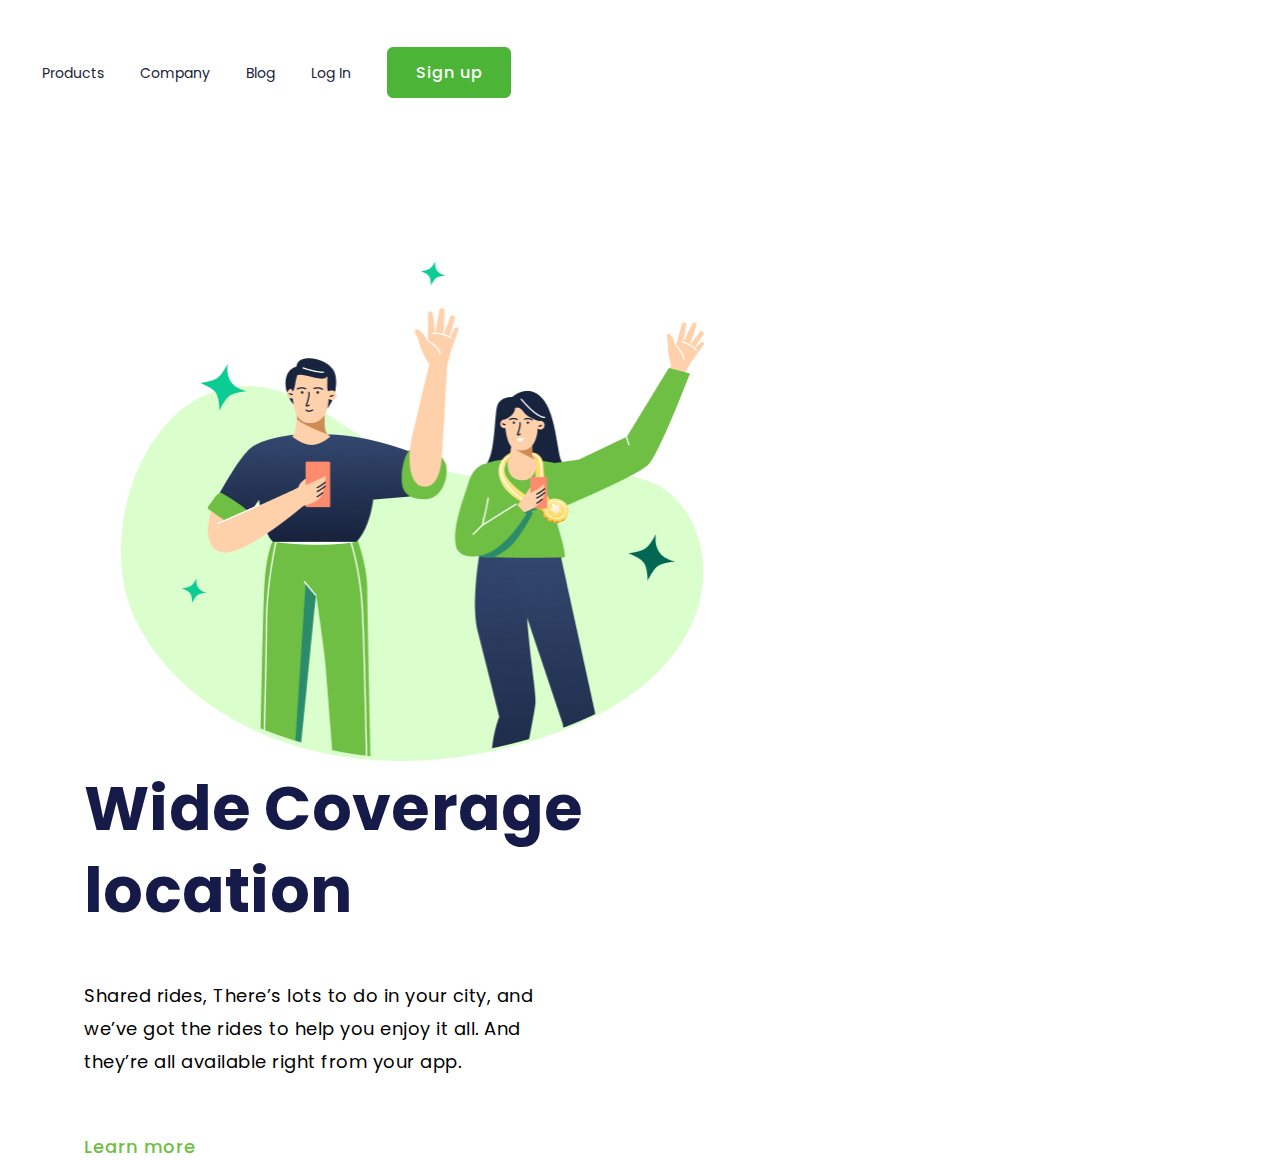
<file: dc-exercicio-01/index.html>
<!DOCTYPE html>
<html lang="pt-BR">
<head>
    <meta charset="UTF-8">
    <meta name="viewport" content="width=device-width, initial-scale=1.0">
    <link rel="stylesheet" href="style.css">
    <link rel="preconnect" href="https://fonts.googleapis.com">
    <link rel="preconnect" href="https://fonts.googleapis.com">
    <link rel="preconnect" href="https://fonts.gstatic.com" crossorigin>
    <link href="https://fonts.googleapis.com/css2?family=Poppins:wght@400;500;700&display=swap" rel="stylesheet">
    <title>Copy - site Figma [CSS]</title>
</head>
<body>
    <nav>
        <a class="a-nav" href="">Products</a>
        <a class="a-nav" href="">Company</a>
        <a class="a-nav" href="">Blog</a>
        <a class="a-nav" href="">Log In</a>
        <button class="nav-btn">Sign up</button>
    </nav>
    <main>
        <img src="./assets/positive.png" alt="people-positive" class="positive-logo">
        <section>
            <h1>Wide Coverage location</h1>
            <p>Shared rides, There’s lots to do in your city, and we’ve got the rides to help you enjoy it all. And they’re all available right from your app.</p>
            <a class="a-section" href="">Learn more</a>
        </section>
    </main>
</body>
</html>
</file>
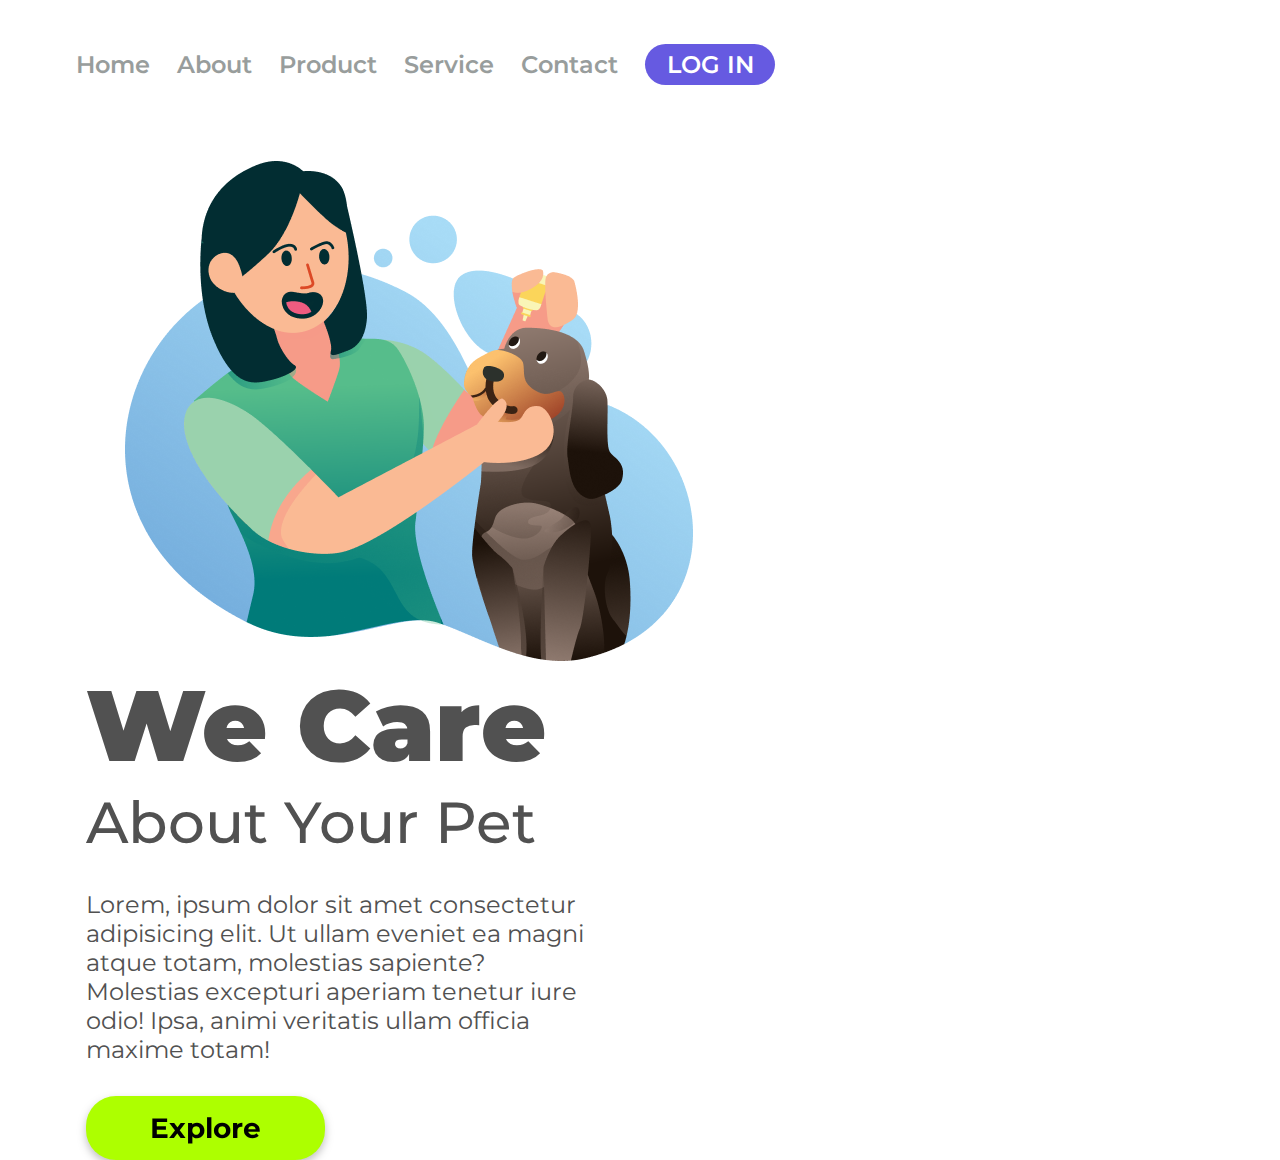
<file: dc-proj-01/index.html>
<!DOCTYPE html>
<html lang="pt-BR">
<head>
    <meta charset="UTF-8">
    <meta name="viewport" content="width=device-width, initial-scale=1.0">
    <link rel="stylesheet" href="./style.css">
    <link rel="preconnect" href="https://fonts.googleapis.com">
    <link rel="preconnect" href="https://fonts.gstatic.com" crossorigin>
    <link href="https://fonts.googleapis.com/css2?family=Montserrat:wght@400;500;600;700;900&display=swap" rel="stylesheet">
    <title>We Care - Petshop</title>
</head>
<body>
    <header>
        <a class="link-header" href="">Home</a>
        <a class="link-header" href="">About</a>
        <a class="link-header" href="">Product</a>
        <a class="link-header" href="">Service</a>
        <a class="link-header" href="">Contact</a>
        <button class="button-header">LOG IN</button>
    </header>
    <main>
        <img src="./assets/wecare.png" alt="we-care-logo" class="logo-image">
        <section>
            <h1>We Care</h1>
            <h2>About Your Pet</h2>
            <p>Lorem, ipsum dolor sit amet consectetur adipisicing elit. Ut ullam eveniet ea magni atque totam, molestias sapiente? Molestias excepturi aperiam tenetur iure odio! Ipsa, animi veritatis ullam officia maxime totam!</p>
            <button class="button-main"> Explore</button>
        </section>
    </main>
</body>
</html>
</file>
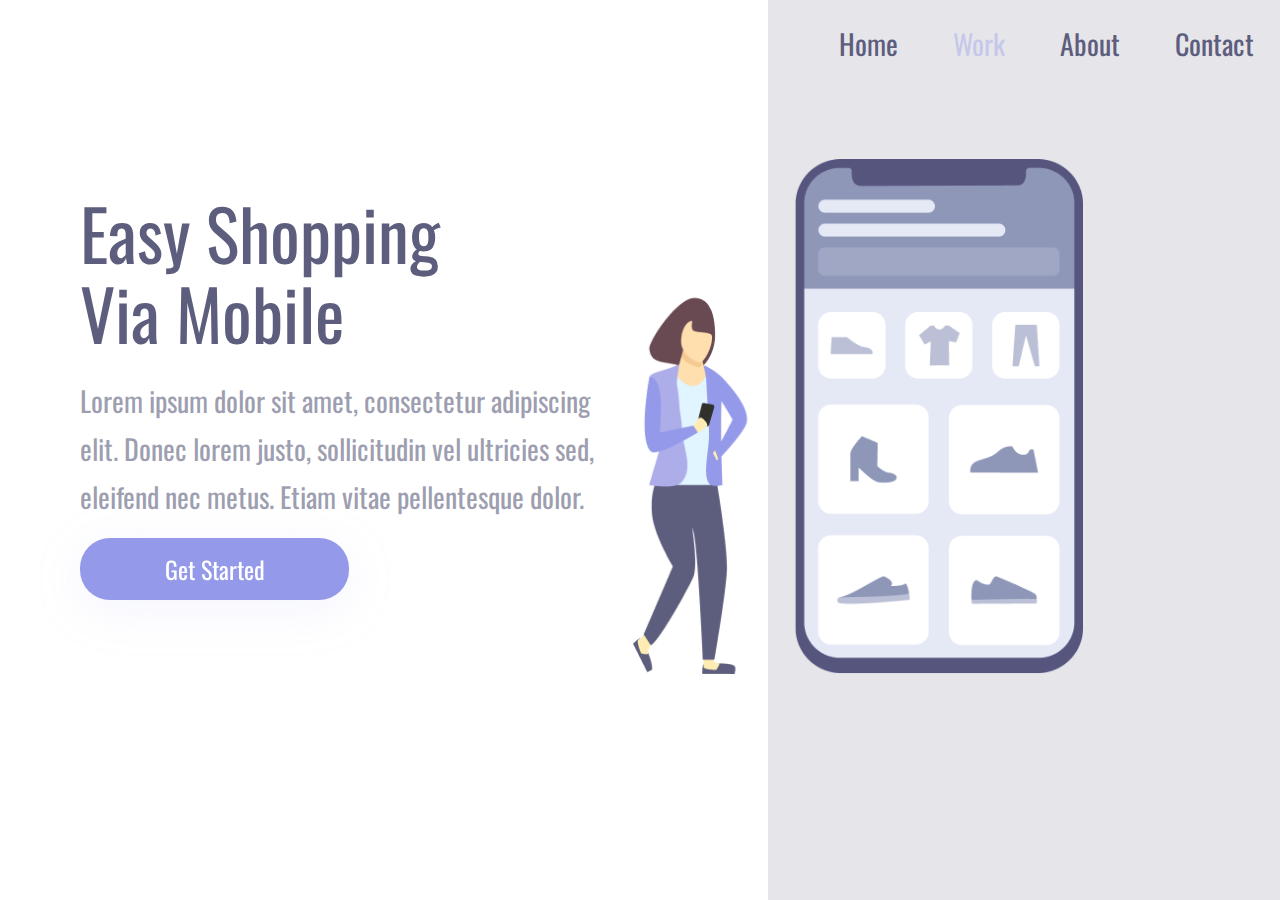
<file: dc-proj-02/index.html>
<!DOCTYPE html>
<html lang="en">
<head>
    <meta charset="UTF-8">
    <meta name="viewport" content="width=device-width, initial-scale=1.0">
    <link rel="preconnect" href="https://fonts.googleapis.com">
    <link rel="preconnect" href="https://fonts.gstatic.com" crossorigin>
    <link href="https://fonts.googleapis.com/css2?family=Oswald&display=swap" rel="stylesheet">
    <link rel="stylesheet" href="style.css">
    <title>Projeto 2 - Easy Shop via Mobile</title>
</head>
<body>
    <main class="container">
        <section class="container-left">
            <h1>Easy Shopping Via Mobile</h1>
            <p>Lorem ipsum dolor sit amet, consectetur  adipiscing 
                elit. Donec lorem justo, sollicitudin vel ultricies sed, 
                eleifend nec metus. Etiam vitae pellentesque dolor. </p>
            <button>Get Started</button>
        </section>
        <section class="container-right">
            <header>
                <a href="#">Home</a>
                <a href="#">Work</a>
                <a href="#">About</a>
                <a href="#">Contact</a>
            </header>
            <img src="./assets/gril-cellphone.png" alt="girl-with-cellphone">
        </section>
    </main>
</body>
</html>
</file>
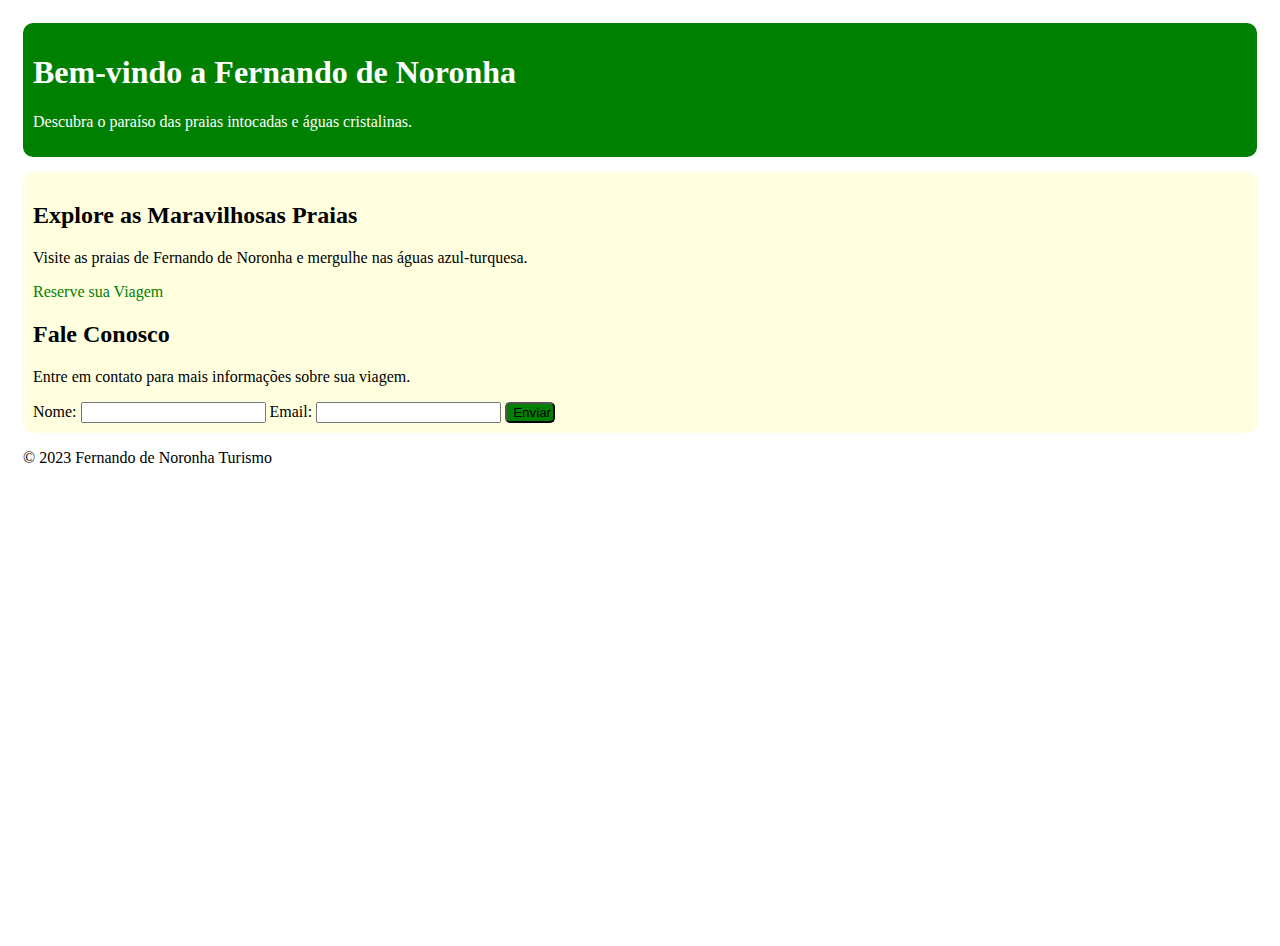
<file: exercicio-01/index.html>
<!DOCTYPE html>
<html lang="pt-br">

<head>
    <meta charset="UTF-8">
    <meta name="viewport" content="width=device-width, initial-scale=1.0">
    <title>Exercício 1</title>
    <link rel="stylesheet" href="style.css">
</head>
<body>
    <header>
        <h1>Bem-vindo a Fernando de Noronha</h1>
        <p>Descubra o paraíso das praias intocadas e águas cristalinas.</p>
    </header>

    <main>
        <section>
            <h2>Explore as Maravilhosas Praias</h2>
            <p>Visite as praias de Fernando de Noronha e mergulhe nas águas azul-turquesa.</p>
            <a href="#contact">Reserve sua Viagem</a>
        </section>

        <section id="contact">
            <h2>Fale Conosco</h2>
            <p>Entre em contato para mais informações sobre sua viagem.</p>
            <form>
                <label for="name">Nome:</label>
                <input type="text" id="name" name="name" required>
                <label for="email">Email:</label>
                <input type="email" id="email" name="email" required>
                <button type="submit">Enviar</button>
            </form>
        </section>
    </main>

    <footer>
        <p>© 2023 Fernando de Noronha Turismo</p>
    </footer>
</body>

</html>
</file>
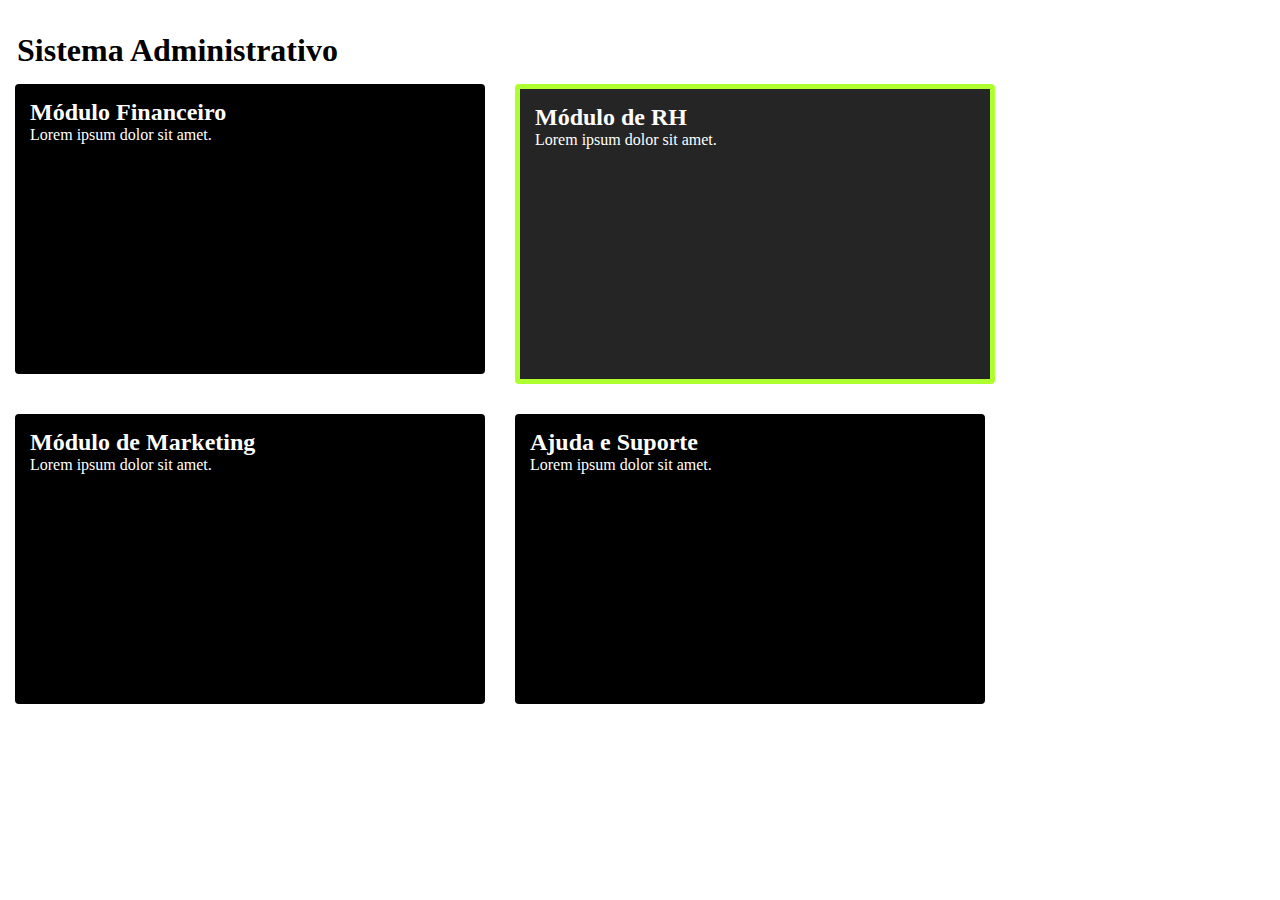
<file: exercicio-02/index.html>
<!DOCTYPE html>
<html lang="pt-BR">
<head>
    <meta charset="UTF-8">
    <meta name="viewport" content="width=device-width, initial-scale=1.0">
    <link rel="stylesheet" href="style.css">
    <title>Exercício 02 - Display + Ocultando template</title>
</head>
<body>
    <div class="container">
        <h1>Sistema Administrativo</h1>
        <ul>
            <li>
                <h2>Módulo Financeiro</h2>
                <p>Lorem ipsum dolor sit amet.</p>
            </li>
            <li class="selected">
                <h2>Módulo de RH</h2>
                <p>Lorem ipsum dolor sit amet.</p>
            </li>
            <li class="hidden">
                <h2>Módulo de Gestão</h2>
                <p>Lorem ipsum dolor sit amet.</p>
            </li>
            <li>
                <h2>Módulo de Marketing</h2>
                <p>Lorem ipsum dolor sit amet.</p>
            </li>
            <li class="hidden">
                <h2>Módulo de Patrimônio</h2>
                <p>Lorem ipsum dolor sit amet.</p>
            </li>
            <li>
                <h2>Ajuda e Suporte</h2>
                <p>Lorem ipsum dolor sit amet.</p>
            </li>
        </ul>
    </div>
</body>
</html>
</file>
<file: dc-exercicio-01/style.css>
* {
    padding: 0;
    margin: 0;
    box-sizing: border-box;
    font-family: 'Poppins', sans-serif;
}

nav {
    margin-top: 47px;
    margin-left: 42px
}

.a-nav {
    font-weight: 400;
    font-size: 14px;
    line-height: 21px;
    color: rgba(23, 35, 61, 1);
    text-decoration: none;
    margin-right: 32px;
    cursor: pointer;
}

.nav-btn {
    background-color: rgba(76, 181, 56, 1);
    width: 124px;
    height: 51px;
    border: 1px solid rgba(76, 181, 56, 1);
    border-radius: 6px;
    color: white;
    font-size: 16px;
    font-weight: 500;
    line-height: 24px;
    letter-spacing: 1px;
    cursor: pointer;
}

.positive-logo {
    width: 595.18px;
    height: 500px;
    margin-top: 163px;
    margin-left: 121px;
    display: inline-block;
}

section {
    display: inline-block;
    margin-left: 84px;
}


h1 {
    font-size: 62px;
    font-weight: 700;
    line-height: 82px;
    letter-spacing: .29px;
    width: 530px;
    color: rgba(22, 26, 73, 1);
}

p {
    font-size: 18px;
    font-weight: 400;
    line-height: 33px;
    letter-spacing: .5px;
    width: 493px;
    margin-top: 47px;
    margin-bottom: 55px;
}

.a-section {
    text-decoration: none;
    font-size: 18px;
    font-weight: 500;
    line-height: 27px;
    letter-spacing: 1px;
    color: rgba(111, 191, 68, 1);
    text-align: left;
    cursor: pointer;
}

@media (max-width: 435px) {
    body {
        min-height: 100vh;
    }
    nav {
        display: flex;
        justify-content: end;
        margin-top: 15px;
        margin-right: 15px;
    }
    
    .a-nav{
        display: none;
    }

    main {
        display: flex;
        flex-direction: column-reverse;
        justify-content: center;
        align-items: center;
        height: 100vh;
    }

    section {
        margin: 0 auto;
        align-items: center;
    }

    h1 {
        font-size: 30px;
        line-height: 30px;
        letter-spacing: .29px;
        width: 278px;
        text-align: center;
    }

    p {
        font-size: 18px;
        line-height: 33px;
        letter-spacing: .5px;
        width: 304px;
        margin-top: 27px;
        margin-bottom: 35px;
        text-align: center;
    }

    .a-section {
        display: block;
        text-align: center;
        margin: 0 auto;
        margin-bottom: 62px;
    }

    .positive-logo {
        margin-top: 25px;
        width: 312px;
        height: 288px;
        margin: 0 auto;
    }
}
</file>
<file: dc-proj-01/style.css>
* {
    margin: 0;
    padding: 0;
    box-sizing: border-box;
    font-family: 'Montserrat', sans-serif;
}

header {
    margin: 44px 0 76px 76px;
}

.link-header {
    text-decoration: none;
    color: #989d9c;
    font-weight: 600;
    font-size: 24px;
    line-height: 29px;
    cursor: pointer;
    margin-right: 23px;
    border-bottom: 2px solid transparent;
}

.link-header:hover {
    border-bottom: 2px solid #989d9c;
}

.button-header {
    background-color: #665ae1;
    border-radius: 20.5px;
    color: white;
    font-weight: 600;
    font-size: 24px;
    line-height: 29px;
    width: 130px;
    height: 41px;
    border: none;
    cursor: pointer;
    position: relative;
    transition: .2s;
}

.logo-image{ 
    width: 568px;
    height: 500px;
    margin-left: 125px;
    display: inline-block;
}

section {
    display: inline-block;
    margin-left: 86px;
}

h1 {
    color: #515151;
    font-weight: 900;
    font-size: 100px;
    line-height: 121.9px;
}

h2 {
    color: #515151;
    font-weight: 500;
    font-size: 58px;
    line-height: 71px;
}

p {
    color: #515151;
    font-size: 24px;
    line-height: 29px;
    width: 515px;
    margin-top: 32px;
    margin-bottom: 32px;
}

.button-main {
    background-color: #adff00;
    width: 239px;
    height: 64px;
    border: none;
    border-radius: 30px;
    cursor: pointer;
    filter: drop-shadow(0px 4px 4px rgba(0, 0, 0, 0.25));
    font-weight: 700;
    font-size: 28px;
    Line-height: 34.13px;
    position: relative;
    transition: .2s;
}

.button-header:hover, .button-main:hover{
    background-image: linear-gradient(rgba(110, 168, 218, 1), rgba(167, 219, 246, 1));
    color: black;
    margin-left: 24px;
}

@media (max-width: 850px) {
    header {
        margin: 44px 0 53px 53px;
    }
    .logo-image {
        width: 65%;
        height: 390px;
        margin: 0 35px;
    }
    section {
        margin-left: 53px;
    }
    h1 {
        font-size: 62px;
        margin: 0;
    }
    h2 {
        font-size: 53px;
        margin: 0;
    }
    p {
        font-size: 17px;
        margin: 0;
        width: 70%;
    }
    .button-main {
        width: 180px;
        height: 53px;
        font-size: 20px;
        margin: 26px 0;
    }

}

@media (max-width: 435px) {
    header {
        display: none;
    }

    main {
        display: flex;
        flex-direction: column;
        justify-content: center;
        height: 100vh;
    }

    .logo-image {
        width: 354px;
        height: 317px;
        margin: 0 auto;
    }

    section {
        margin: 0 auto;
    }

    h1 {
        font-size: 50px;
        line-height: 60.95px;
    }

    h2 {
        font-size: 30px;
        line-height: 36.57px;
        margin-top: 3px;
        margin-bottom: 22px;
    }

    p {
        display: none;
    }
}
</file>
<file: dc-proj-02/style.css>
* {
    margin: 0;
    padding: 0;
    box-sizing: border-box;
    font-family: 'Oswald', sans-serif;
    font-weight: 400;
}

.container {
    max-height: 100vh;
    max-width: 100vw;
    display: flex;
    flex-direction: row;
}

.container-left {
    width: 60%;
    display: inline-block;
    margin-top: 15%;
    padding-left: 80px;
}

.container-right {
    height: 100vh;
    width: 40%;
    background: rgba(93, 93, 125, .16);
}

h1 {
    color: rgba(93, 93, 125, 1);
    font-size: 70px;
    font-style: normal;
    line-height: 80px; /* 114.286% */
    width: 386px;
}

p {
    color: rgba(93, 93, 125, .6);
    font-size: 28px;
    font-style: normal;
    line-height: 48px; /* 171.429% */
    width: 547px;
    margin: 25px 0 17px 0;
}

button {
    width: 269px;
    height: 62px;
    border: none;
    border-radius: 30px;
    cursor: pointer;
    flex-shrink: 0;
    background-color: rgba(148, 153, 234, 1);
    filter: drop-shadow(0px 10px 24px rgba(148, 153, 234, 0.10));
    color: #FFF;
    text-align: center;
    font-size: 24px;
    line-height: normal;
}

button:hover {
    background-color: rgba(148, 153, 234, .85);
}

button:active {
    background-color: rgba(148, 153, 234, .6);
}

header {
    padding: 0 26px;
    display: flex;
    justify-content: space-between;
    flex-wrap: wrap;
}

a {
    margin-top: 23px;
    margin-left: 45px;
    text-decoration: none;
    color: #5D5D7D;
    font-weight: 400;
    line-height: normal;
    font-size: 28px;
    border-bottom: 2px solid transparent;
}

a:hover {
    border-bottom: 2px solid #5D5D7D;
}

a:nth-child(2){
    color: rgba(148, 153, 234, .4);
}


img {
    display: flex;
    margin-top: 93px;
    position: relative;
    right: 135px;
    width: 450px;
    height: 515px;
}

@media (max-width: 1253px) {
    .container {
        background-color: white;
        max-height: 100vh;
    }
    .container-right {
        width: 40%;
    }
    img {
        width: 300px;
        height: 350px;
        right: 55px;
    }
    p{
        width: 60%;
    }
}

@media (max-width: 915px) {
    .container {
        display: flex;
        flex-direction: column;
        min-height: 100vh;
    }

    .container-left {
        display: flex;
        padding: 10px;
        flex-direction: column;
        justify-content: space-around;
        align-items: center;
        width: 100%;
        min-height: 50vh;
        margin-top: 0;
    }

    .container-right {
        display: flex;
        width: 100%;
        min-height: 50vh;
        height: 100%;
        padding: 26px 0;
    }

    h1 {
        font-size: 44px;
        line-height: 52px;
        width: 70%;
        text-align: center;
    }

    p {
        color: #5D5D7D;
        text-align: center;
        width: 70%;
        font-size: 35px;
        line-height: 35px;
    }

    button {
        width: 170px;
        height: 53px;
        text-align: center;
        font-size: 28px;
        line-height: normal;
        margin: 0;
    }

    header {
        display: none;
    }

    img {
        display: block;
        margin: auto;
        width: 245px;
        height: 305px;
    }
}

@media (max-width: 650px) {
    p {
        font-size: 26px;
        line-height: 26px;
    }
    button {
        width: 206px;
        height: 53px;
        font-size: 26px;
    }
}

@media (max-width: 545px) {
    h1{
        font-size: 35px;
        line-height: 35px;
    }
    p {
        font-size: 26px;
        line-height: 26px;
    }
    button {
        width: 206px;
        height: 53px;
        font-size: 26px;
    }
    img {
        width: 215px;
        height: 305px;
    }
}

@media (max-width: 380px) {
    h1{
        font-size: 26px;
    }
    p {
        font-size: 22px;
    }
    img {
        width: 215px;
        height: 305px;
    }
}
</file>
<file: exercicio-01/style.css>
body {
    background-image: url('https://www.viagenspossiveis.com.br/wp-content/uploads/2013/02/C360_2012-11-19-17-59-02.jpg');
    background-size: cover;
    background-repeat: no-repeat;
    min-height: 100vh;
    padding: 15px;
}

header {
    background-color: green;
    border-radius: 10px;
    color: white;
    padding: 10px;
    margin-bottom: 15px;
}

main {
    background-color: lightyellow;
    border-radius: 10px;
    color: black;
    padding: 10px;
    margin-bottom: 15px;
}

a {
    text-decoration: none;
    color: green;
}

a:visited {
    color: green
}

button {
    background-color: green;
    border-radius: 5px;
    font-weight: 500;
    width: 50px;
    color: black;
}

footer {
    background-color: white;
    border-radius: 5px;
    color: black;
}
</file>
<file: exercicio-02/style.css>
* {
    margin: auto;
    padding: 0;
}

h1 {
    margin-top: 32px;
    margin-left: 17px;
}

ul{
    display: flex;
    flex-direction: row;
    flex-wrap: wrap;
}

li {
    background-color: black;
    align-items: baseline;
    border-radius: 4PX;
    text-align: start;
    cursor: pointer;
    color:  white;
    width: 440px;
    height: 260px;
    padding: 15px;
    margin: 15px;
}

.selected {
    background-color: rgb(37, 37, 37);
    border: 5px solid greenyellow;
}

.hidden {
    display: none;
}
</file>
